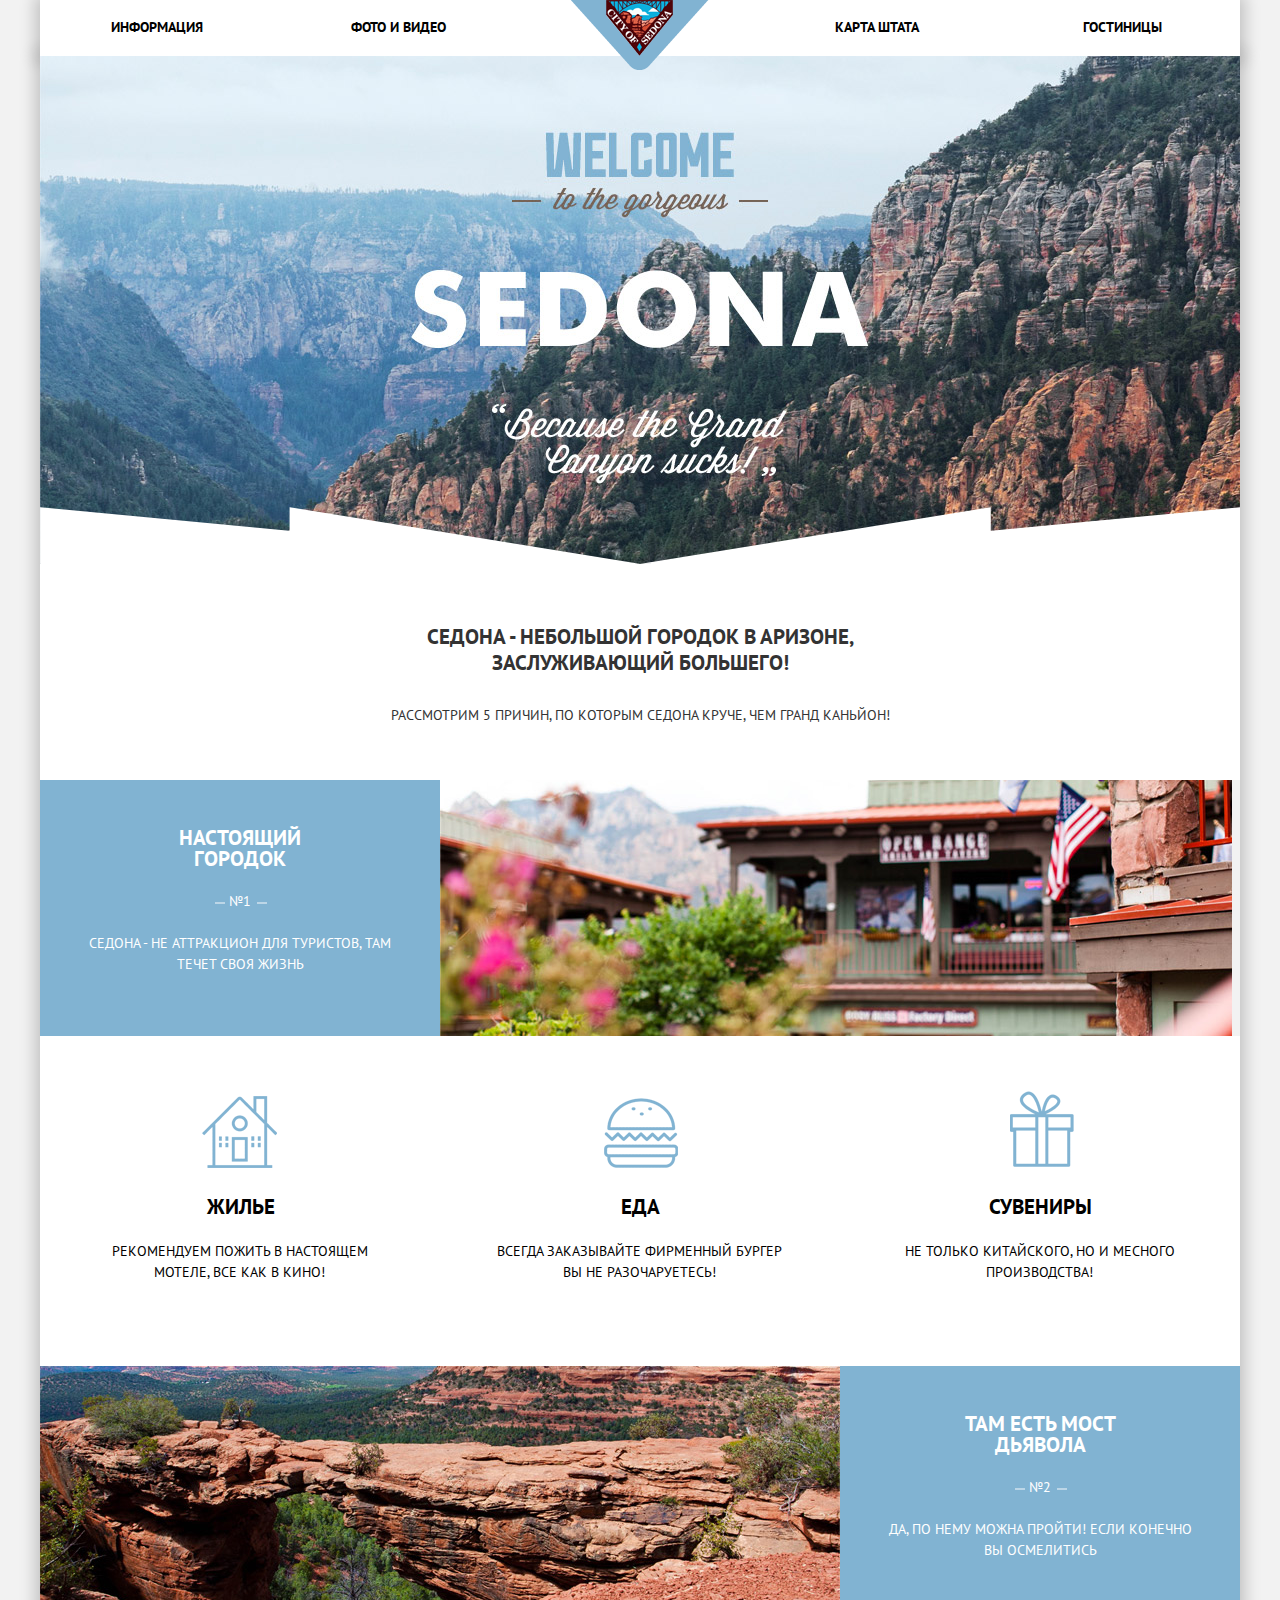
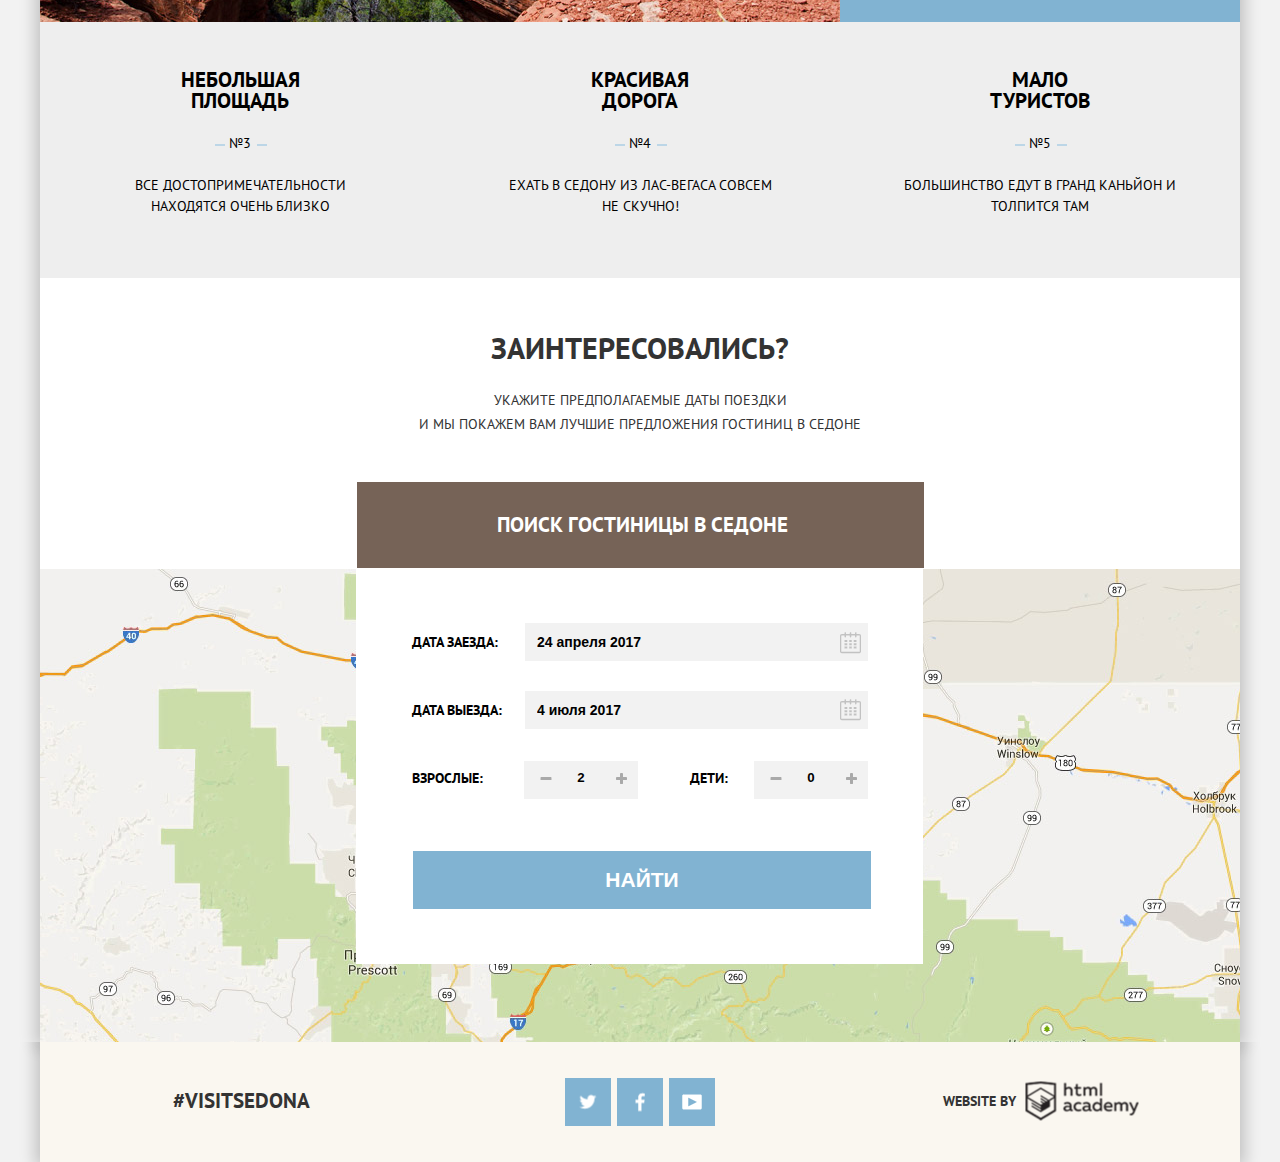
<file: index.html>
<!DOCTYPE html>
<html lang="ru">
<head>
  <meta charset="utf-8">
  <title> Sedona-tourism </title>
  <link href="https://fonts.googleapis.com/css?family=PT+Sans:400,700&amp;subset=cyrillic" rel="stylesheet">
  <link href="css/normalize.css" rel="stylesheet">
  <link href="css/style.css" media="screen" rel="stylesheet" type="text/css">
</head>
<body>
  <header class="main-header">
    <div class="container">
      <nav class="main-navigation">
        <a class="top-logo" href="#">
          <img src="img/logo.png" width="138" height="70" alt="City of Sedona">
        </a>
        <ul>
          <li>
            <a href="sedona-hotel.html" class="menu-point first">Информация</a>
          </li>
          <li>
            <a href="#" class="menu-point second">Фото и видео</a>
          </li>
          <li>
            <a href="#" class="menu-point third">Карта штата</a>
          </li>
          <li>
            <a href="#" class="menu-point fourth">Гостиницы</a>
          </li>
        </ul>
      </nav>
    </div>
  </header>
  <main class="container">
    <div class="main-images">
      <div class="white-mask"></div>
    </div>
    <section class="main-title">
      <p class="main-title-1"> Седона - небольшой городок в Аризоне,
        заслуживающий большего! </p>
        <p class="main-title-2">Рассмотрим 5 причин, по которым Седона круче,
          чем Гранд каньйон!
        </p>
      </section>
      <section class="adventures-1">
        <div class="adventures-discription">
          <h2 class="label-adventures white"> Настоящий городок </h2>
          <span class="number-adventures white">  №1  </span>
          <p class="text-adventures white">  Седона - не аттракцион для туристов, там течет своя жизнь </p>
        </div>
        <div class="adventures-image-1">
        </div>
      </section>
      <section class="features">
        <div class="features-item">
          <div class="features-img building">
          </div>
          <b class="subtitle"> Жилье </b>
          <p class="features-motto">
            Рекомендуем пожить в настоящем мотеле, все как в кино!
          </p>
        </div>
        <div class="features-item">
          <div class="features-img burger">
          </div>
          <b class="subtitle"> Еда </b>
          <p class="features-motto">
            Всегда заказывайте фирменный бургер вы не разочаруетесь!
          </p>
        </div>
        <div class="features-item">
          <div class="features-img gift">
          </div>
          <b class="subtitle"> Сувениры </b>
          <p class="features-motto">
            Не только китайского, но и месного производства!
          </p>
        </div>
      </section>
      <section class="adventures-2">
        <div class="adventures-image-2">
        </div>
        <div class="adventures-discription">
          <h2 class="label-adventures white"> Там есть мост Дьявола </h2>
          <span class="number-adventures white"> №2 </span>
          <p class="text-adventures white">  Да, по нему можна пройти! Если конечно вы
            осмелитись </p>
          </div>
        </section>
        <section class="adveture-block">
          <div class="adventures-discription grey">
            <h2 class="label-adventures black"> Небольшая площадь </h2>
            <span class="number-adventures black"> №3 </span>
            <p class="text-adventures black">  Все достопримечательности
              находятся очень
              близко </p>
            </div>
            <div class="adventures-discription grey">
              <h2 class="label-adventures black"> Красивая дорога </h2>
              <span class="number-adventures black"> №4 </span>
              <p class="text-adventures black"> Ехать в Седону из Лас-Вегаса совсем
                не скучно! </p>
              </div>
              <div class="adventures-discription grey">
                <h2 class="label-adventures black"> Мало туристов </h2>
                <span class="number-adventures black"> №5 </span>
                <p class="text-adventures black"> Большинство едут в Гранд каньйон и
                  толпится там </p>
                </div>
              </section>
              <section class="question">
                <p class="question-headline"> Заинтересовались?</p>
                <span class="question-description question-description-1"> Укажите предполагаемые даты поездки </span>
                  <span class="question-description question-description-2"> и мы покажем Вам лучшие предложения гостиниц в Седоне </span>
                  <div class="form-title">
                    <p> Поиск гостиницы в Седоне </p>
                  </div>
                </section>
                <section class="form-and-map">
                  <div class="form-block">
                    <form class="booking-form" method="get" action="/">
                      <div class="row">
                        <label class="label label-arrival-date" for="arrival-date"> Дата заезда:</label>
                        <div class="calendar-icon calendar-icon-1"></div>
                        <input id="arrival-date" class="calendar" name="arrival" type="text"
                        value="24 апреля 2017">
                      </div>
                      <div class="row departure">
                        <label class="label label-departure-date" for="departure-date"> Дата выезда:</label>
                        <div class="calendar-icon calendar-icon-2"></div>
                        <input id="departure-date" class="calendar" name="departure" type="text"
                        value="4 июля 2017">
                      </div>
                      <div class="row amount">
                        <div class="adult"> Взрослые:</div>
                        <div class="counter counter-1"><button class="btn minus" type="button"> - </button>
                          <input id="adult" class="plus-minus" name="adult-number" type="text" value="2">
                          <button class="btn plus" type="button"> + </button></div>
                          <div class="children"> Дети:</div>
                          <div class="counter counter-2"><button class="btn minus" type="button"> -  </button>
                            <input id="children" class="plus-minus" name="children-number" type="text" value="0">
                            <button class="btn plus" type="button"> + </button></div>
                          </div>
                          <input class="find" type="submit" name="btn-find" value="Найти">
                        </form>
                      </div>
                      <div class="map-container"></div>
                    </section>
                  </main>
                  <footer class="main-footer">
                    <div class="container">
                      <div class="main-footer-flex">
                        <div class="footer-teg">
                          <p> #VisitSedona </p>
                        </div>
                        <section class="footer-social">
                          <a class="social-btn social-btn-tw" href="#">Твиттер</a>
                          <a class="social-btn social-btn-fb" href="#">Фейсбук</a>
                          <a class="social-btn social-btn-you" href="#">Ютуб</a>
                        </section>
                        <section class="footer-copyright">
                          <p>Website by</p>
                          <a class="btn-html" href="https://htmlacademy.ru/intensive/htmlcss"> </a>
                        </section>
                      </div>
                    </div>
                  </footer>
                </body>
                </html>
</file>
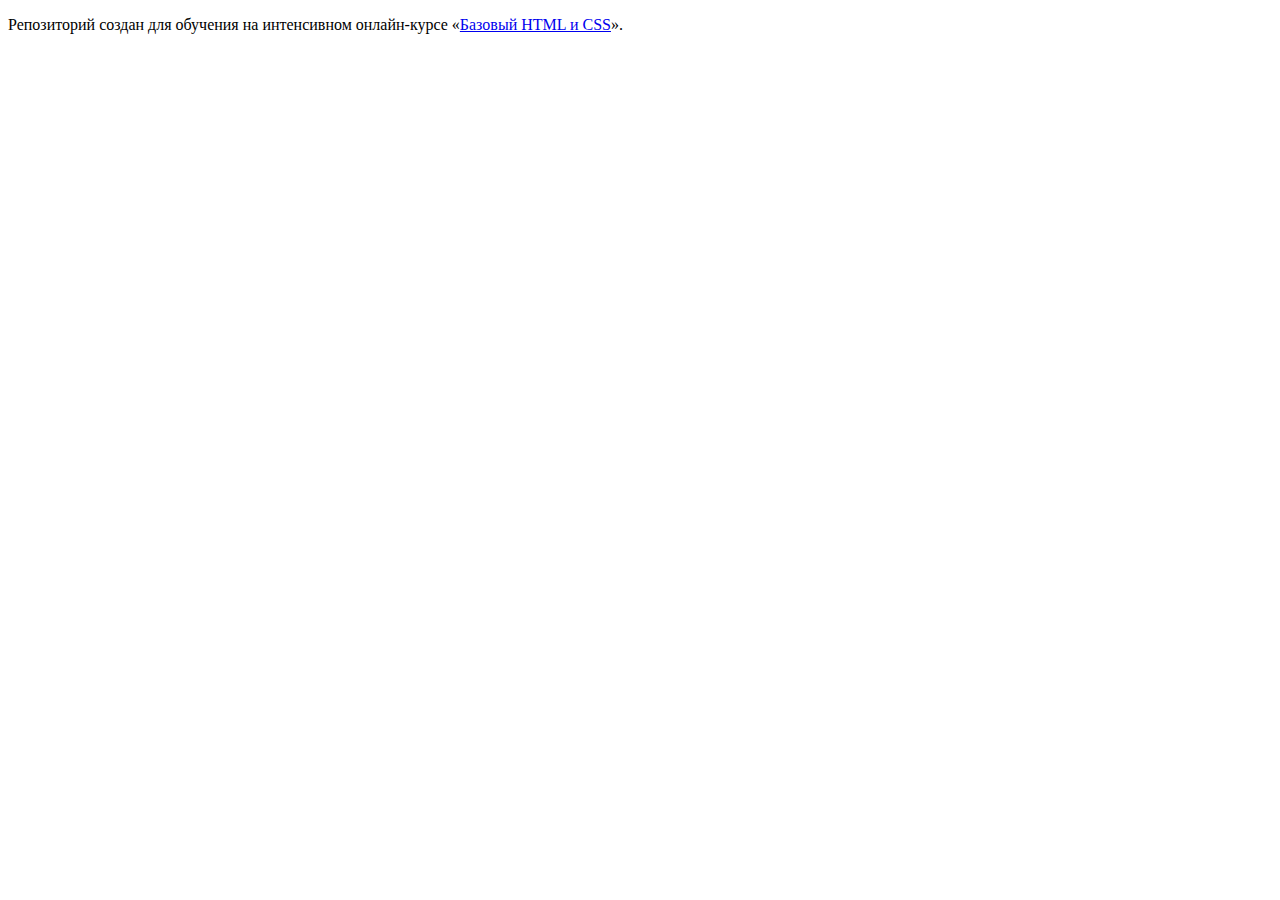
<file: master/index.html>
<!DOCTYPE html>
<html lang="ru">
  <head>
    <meta charset="utf-8">
    <title>HTML Academy: Седона</title>
    <base href="https://htmlacademy-htmlcss.github.io/371857-sedona/master/">
</head>
  <body>

    <p>Репозиторий создан для обучения на интенсивном онлайн‑курсе «<a href="https://htmlacademy.ru/intensive/htmlcss">Базовый HTML и CSS</a>».</p>

  </body>
</html>
</file>
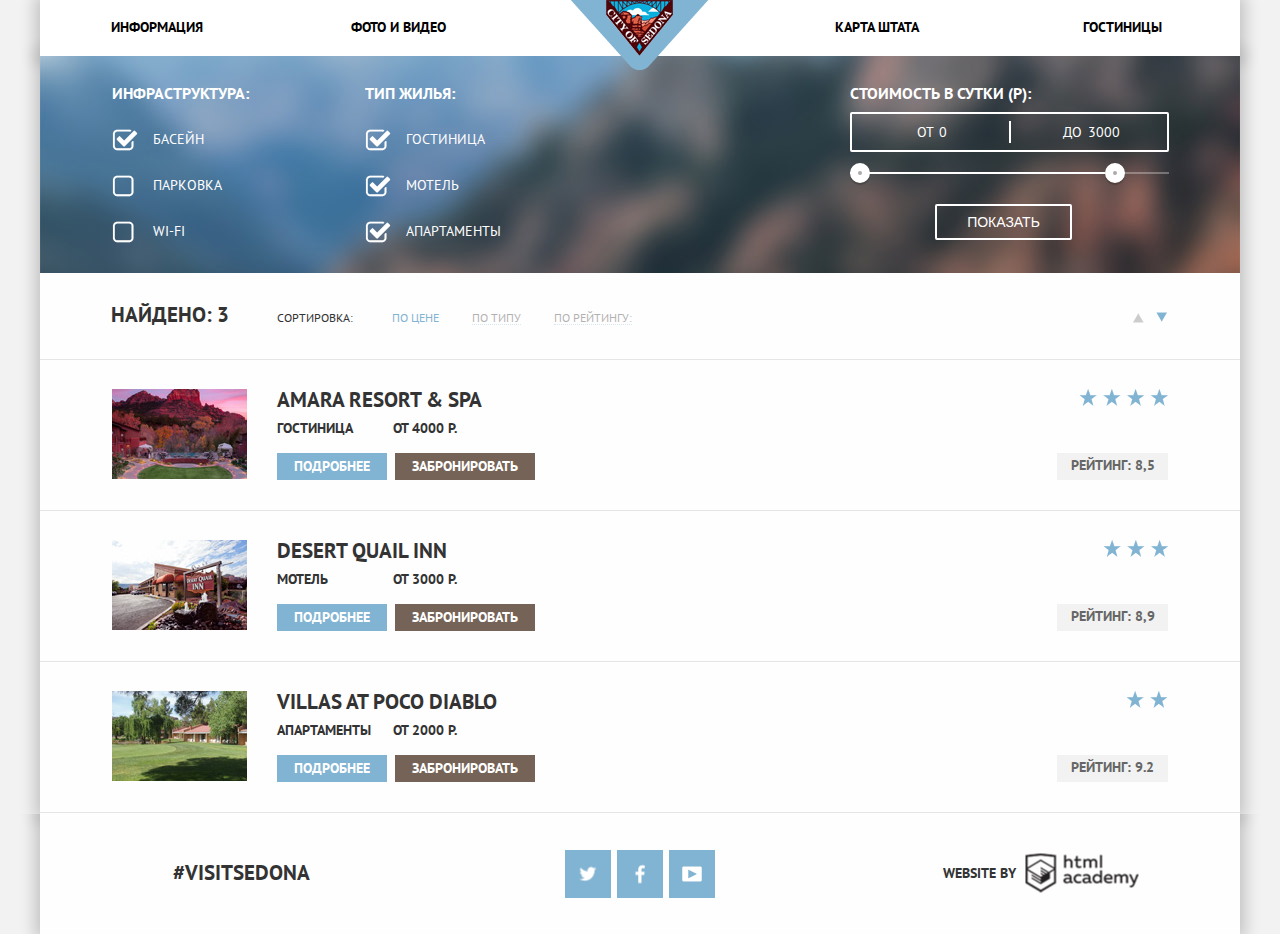
<file: sedona-hotel.html>
<!DOCTYPE html>
<html lang="ru">
<head>
  <meta charset="utf-8">
  <title> Sedona-hotels </title>
  <link href="https://fonts.googleapis.com/css?family=PT+Sans:400,700&amp;subset=cyrillic" rel="stylesheet">
  <link href="css/normalize.css" rel="stylesheet">
  <link href="css/style.css" media="screen" rel="stylesheet" type="text/css">
</head>
<body>
  <header class="main-header">
    <div class="container">
      <nav class="main-navigation">
        <a class="top-logo" href="index.html">
          <img src="img/logo.png" width="138" height="70" alt="City of Sedona">
        </a>
        <ul>
          <li>
            <a href="#" class="menu-point first active">Информация</a>
          </li>
          <li>
            <a href="#" class="menu-point second">Фото и видео</a>
          </li>
          <li>
            <a href="#" class="menu-point third">Карта штата</a>
          </li>
          <li>
            <a href="#" class="menu-point fourth">Гостиницы</a>
          </li>
        </ul>
      </nav>
    </div>
  </header>
  <main class="container">
    <section class="main-images-hotel">
      <form class="hotel-form" action="ссылка" method="get">
        <div class="column-form infrastructure">
          <h2 class="title-form">Инфраструктура:</h2>
          <input class="checkbox-input" id="infrastructure-1" name="pool" type="checkbox" checked>
          <label class="checkbox-name" for="infrastructure-1"> Басейн </label>
          <input class="checkbox-input" id="infrastructure-2" name="parking" type="checkbox">
          <label class="checkbox-name" for="infrastructure-2"> Парковка</label>
          <input class="checkbox-input" id="infrastructure-3" name="wi-fi" type="checkbox">
          <label class="checkbox-name" for="infrastructure-3"> Wi-fi </label>
        </div>
        <div class="column-form accommodation">
          <h2 class="title-form">Тип жилья:</h2>
          <input class="checkbox-input" id="accommodation-form-1" name="hotel" type="checkbox" checked>
          <label class="checkbox-name" for="accommodation-form-1"> Гостиница </label>
          <input class="checkbox-input" id="accommodation-form-2" name="motel" type="checkbox" checked>
          <label class="checkbox-name" for="accommodation-form-2"> Мотель </label>
          <input class="checkbox-input" id="accommodation-form-3" name="apartments" type="checkbox" checked>
          <label class="checkbox-name" for="accommodation-form-3"> Апартаменты </label>
        </div>
        <div class="filter-range">
          <h2 class="title-form for-price">Стоимость в сутки (р):</h2>
          <div class="price-controls">
            <label class="min-price">от <input type="text" name="min-price" value="0"></label>
            <label class="max-price">до <input type="text" name="max-price" value="3000"></label>
          </div>
          <div class="range-controls">
            <div class="scale">
              <div class="bar"></div>
            </div>
            <div class="range-toggle range-toggle-min"></div>
            <div class="range-toggle range-toggle-max"></div>
          </div>
          <button class="btn-transparent" type="submit">Показать</button>
        </div>
      </form>
    </section>
    <section class="form-result">
      <div class="search">
        <h2 class="found header-number"> Найдено: 3 </h2>
        <span class="caption"> Сортировка: </span>
        <a class="sorting price active"> По цене </a>
        <a class="sorting type-rating"> По типу </a>
        <a class="sorting type-rating"> По рейтингу: </a>
        <a class="sort up" href="#">По возрастанию</a>
        <a class="sort down active" href="#">По убыванию</a>
      </div>
      <div class="hotels">
        <div class="hotel-item">
          <div class="hotel-image amara"></div>
          <div class="hotel-features">
            <a class="hotel-name"> Amara resort & spa </a>
            <div class="features-description">
              <p class="hotel-type"> Гостиница </p>
              <p class="hotel-price"> от 4000 р.  </p>
            </div>
            <div class="hotel-links">
              <a class="more-information" href="#" > Подробнее </a>
              <a class="booking" href="#" > Забронировать </a>
            </div>
          </div>
          <div class="rating-value"> Рейтинг: 8,5  </div>
        </div>
        <div class="hotel-item">
          <div class="hotel-image desert"></div>
          <div class="hotel-features">
            <a class="hotel-name"> Desert quail inn </a>
            <div class="features-description">
              <span class="hotel-type"> Мотель </span>
              <span class="hotel-price"> от 3000 р.  </span>
            </div>
            <div class="hotel-links">
              <a class="more-information" href="#" > Подробнее </a>
              <a class="booking" href="#" > Забронировать </a>
            </div>
          </div>
          <div class="rating-value"> Рейтинг: 8,9  </div>
        </div>
        <div class="hotel-item">
          <div class="hotel-image villas"></div>
          <div class="hotel-features">
            <a class="hotel-name"> Villas at poco diablo</a>
            <div class="features-description">
              <span class="hotel-type"> Апартаменты </span>
              <span class="hotel-price"> от 2000 р.  </span>
            </div>
            <div class="hotel-links">
              <a class="more-information" href="#" > Подробнее </a>
              <a class="booking" href="#" > Забронировать </a>
            </div>
          </div>
          <div class="rating-value"> Рейтинг: 9.2  </div>
        </div>
      </div>
    </section>
  </main>
  <footer class="main-footer">
    <div class="container">
      <div class="main-footer-flex second-footer">
        <div class="footer-teg">
          <p> #VisitSedona </p>
        </div>
        <section class="footer-social">
          <a class="social-btn social-btn-tw" href="#">Твиттер</a>
          <a class="social-btn social-btn-fb" href="#">Фейсбук</a>
          <a class="social-btn social-btn-you" href="#">Ютуб</a>
        </section>
        <section class="footer-copyright">
          <p>Website by</p>
          <a class="btn-html" href="https://htmlacademy.ru"> </a>
        </section>
      </div>
    </div>
  </footer>
</body>
</html>
</file>
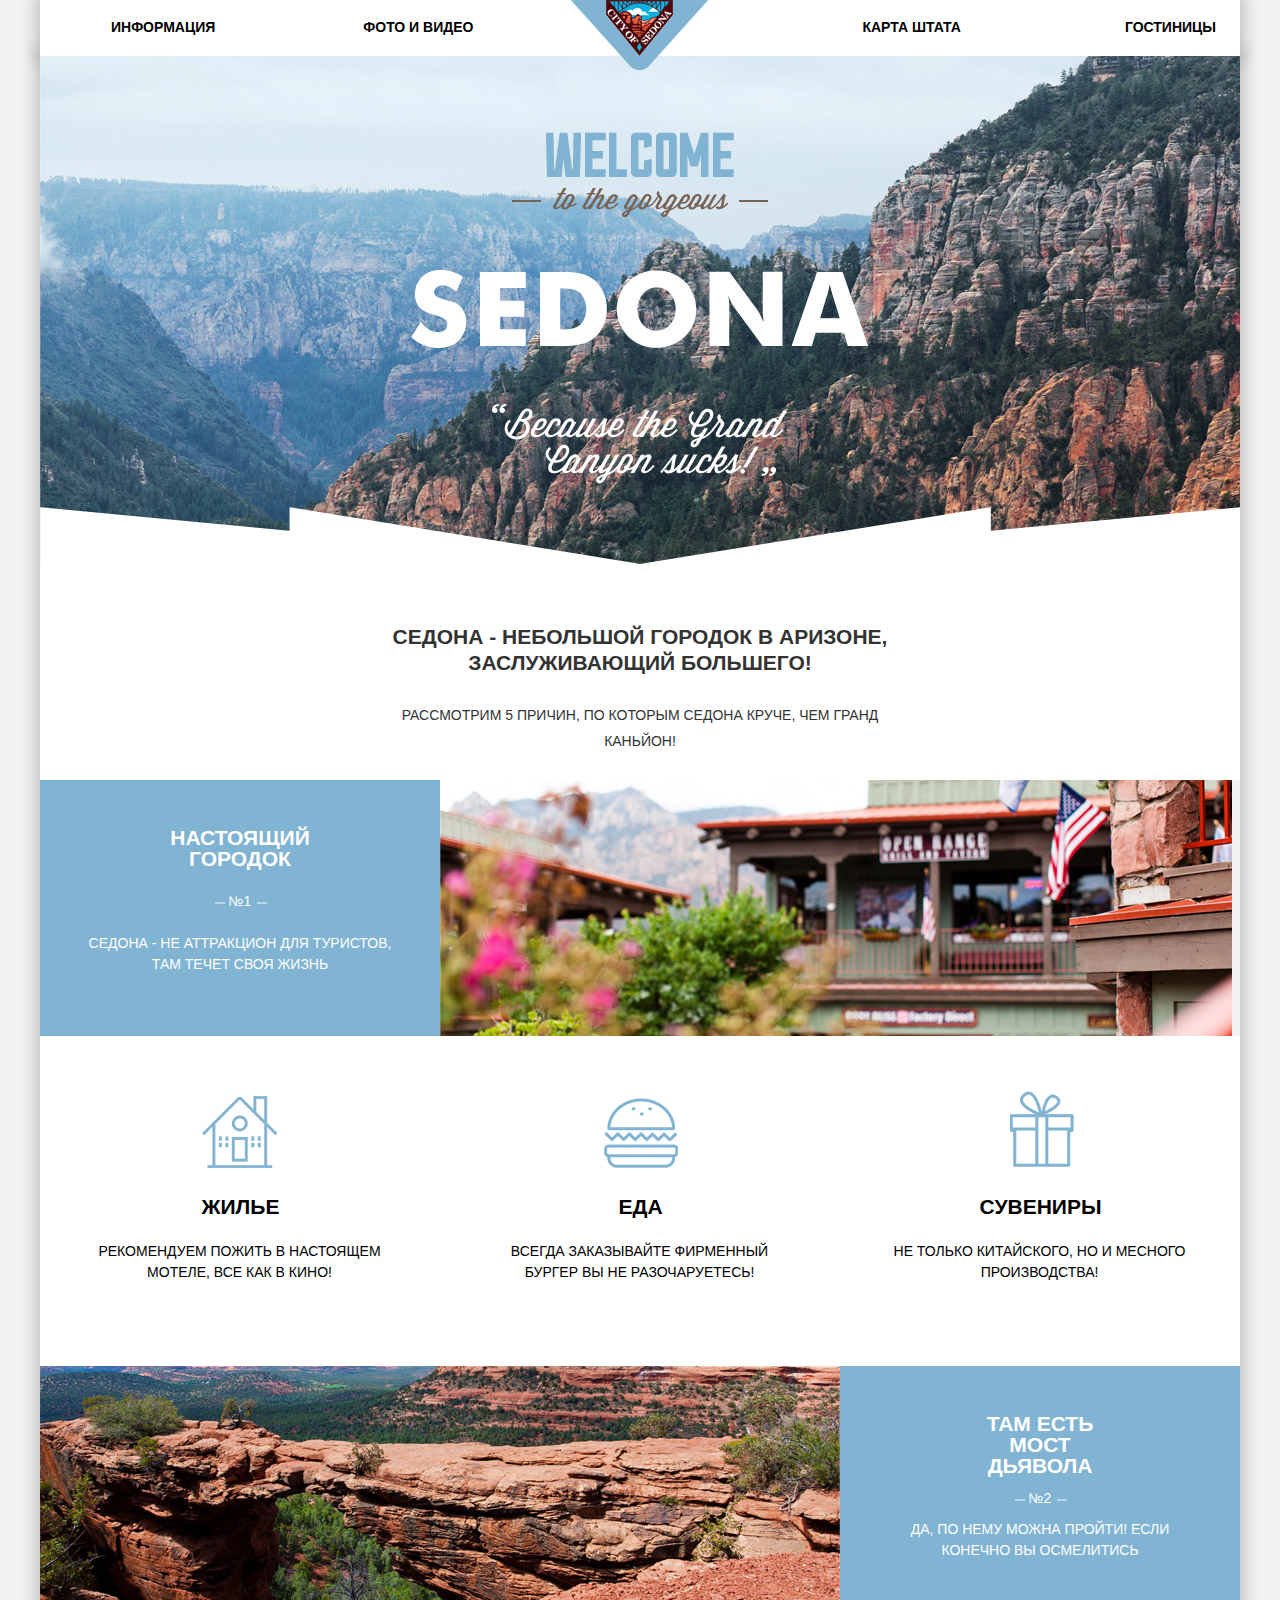
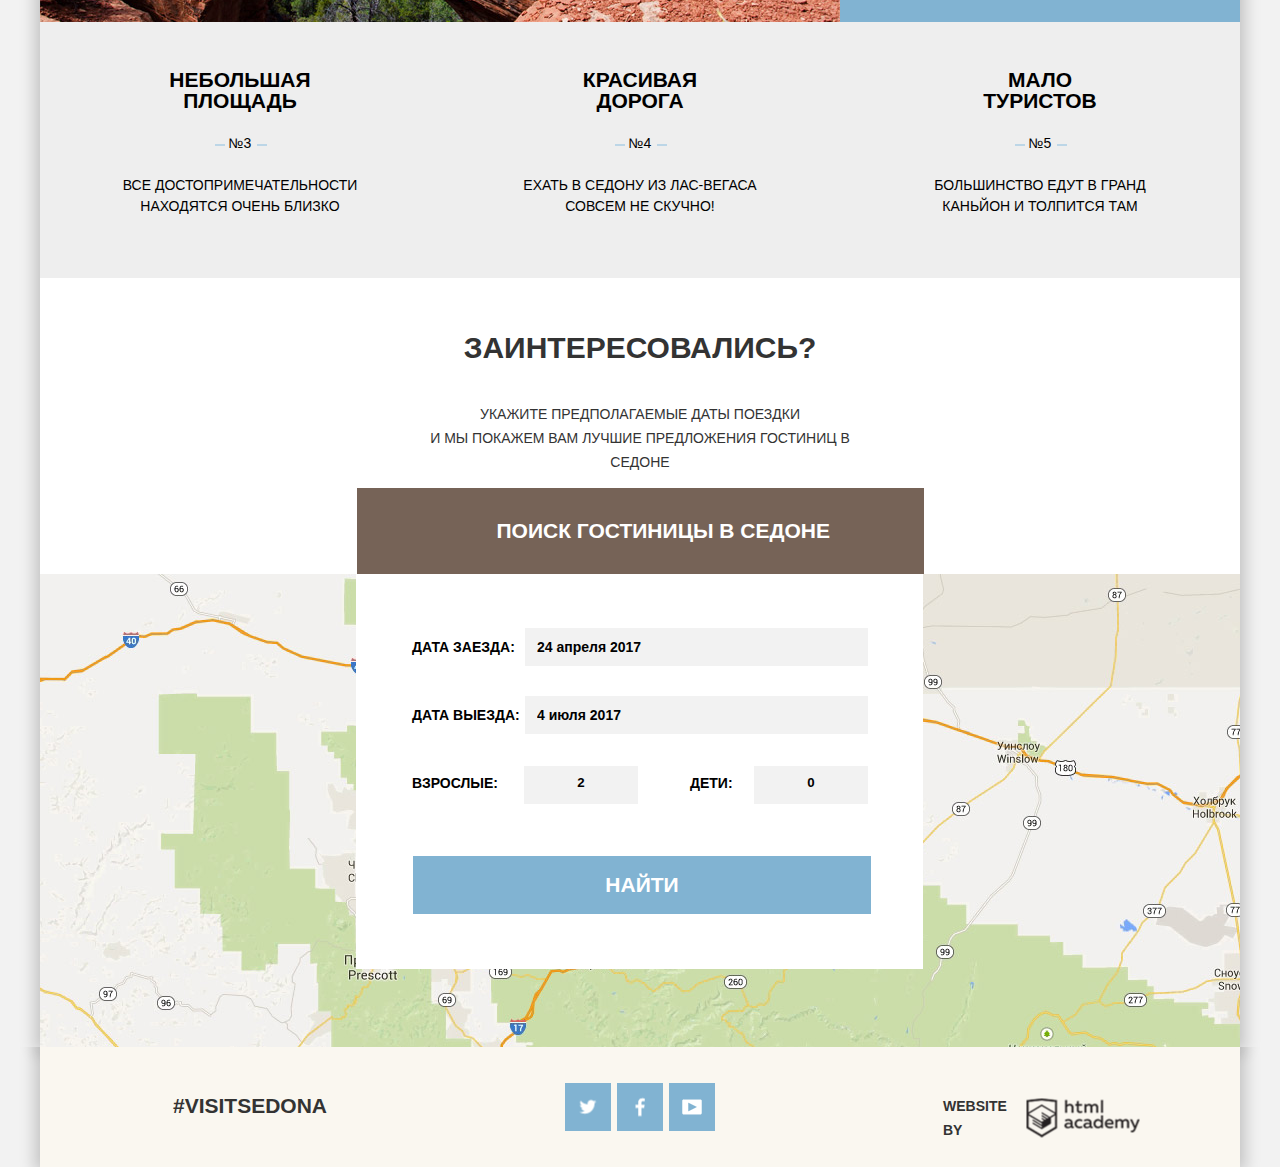
<file: sedona-index.html>
﻿<!DOCTYPE html>
<html lang="ru">
  <head>
    <meta charset="utf-8">
    <title> Sedona-tourism </title>
    <link href="https://fonts.googleapis.com/css?family=PT+Sans+Narrow:400,700&amp;subset=cyrillic" rel="stylesheet">
    <link href="css/normalize.css" rel="stylesheet">
    <link href="css/style.css" rel="stylesheet">
  </head>
  <body>
  <header class="main-header">
    <div class="container">
      <nav class="main-navigation">
        <a class="top-logo" href="#">
          <img src="img/logo.png" width="138" height="70" alt="City of Sedona">
        </a>
        <ul>
          <li>
            <a href="sedona-hotel.html" class="menu-point first">Информация</a>
          </li>
          <li>
            <a href="#" class="menu-point second">Фото и видео</a>
          </li>
          <li>
            <a href="#" class="menu-point third">Карта штата</a>
          </li>
          <li>
            <a href="#" class="menu-point fourth">Гостиницы</a>
          </li>
        </ul>
      </nav>
    </div>
  </header>
  <main class="container">
    <div class="main-images">
       <div class="white-mask"></div>
    </div>
    <section class="main-title">
        <p class="main-title-1"> Седона - небольшой городок в Аризоне,
          заслуживающий большего! </p>
        <p class="main-title-2">Рассмотрим 5 причин, по которым Седона круче,
        чем Гранд каньйон!
        </p>
    </section>
    <section class="adventures-1">
      <div class="adventures-discription">
        <h2 class="label-adventures white"> Настоящий </br>городок </h2> <!--Как с "брами бороться?)-->
        <span class="number-adventures white">  №1 </span>
        <p class="text-adventures white">  Седона - не аттракцион для туристов, там течет своя жизнь </p>
      </div>
      <div class="adventures-image-1">
      </div>
    </section>
    <section class="features">
      <div class="features-item">
        <div class="features-img building">
        </div>
        <b class="subtitle"> Жилье </b>
        <p class="features-motto">
          Рекомендуем пожить в настоящем мотеле, все как в кино!
        </p>
      </div>
      <div class="features-item">
        <div class="features-img burger">
        </div>
        <b class="subtitle"> Еда </b>
        <p class="features-motto">
          Всегда заказывайте фирменный бургер вы не разочаруетесь!
        </p>
      </div>
      <div class="features-item">
        <div class="features-img gift">
        </div>
        <b class="subtitle"> Сувениры </b>
        <p class="features-motto">
          Не только китайского, но и месного производства!
        </p>
      </div>
    </section>
    <section class="adventures-2">
      <div class="adventures-image-2">
      </div>
      <div class="adventures-discription">
        <h2 class="label-adventures white"> Там есть <br> мост Дьявола </h2>
        <span class="number-adventures white"> №2 </span>
        <p class="text-adventures white">  Да, по нему можна пройти! Если конечно вы
          осмелитись </p>
      </div>
    </section>
    <section class="adveture-block">
      <div class="adventures-discription grey">
        <h2 class="label-adventures black"> Небольшая <br>площадь </h2>
        <span class="number-adventures black"> №3 </span>
        <p class="text-adventures black">  Все достопримечательности<br>
         находятся очень
          близко </p>
      </div>
      <div class="adventures-discription grey">
        <h2 class="label-adventures black"> Красивая<br> дорога </h2>
        <span class="number-adventures black"> №4 </span>
        <p class="text-adventures black"> Ехать в Седону из Лас-Вегаса совсем
        не скучно! </p>
      </div>
      <div class="adventures-discription grey">
        <h2 class="label-adventures black"> Мало<br> туристов </h2>
        <span class="number-adventures black"> №5 </span>
        <p class="text-adventures black"> Большинство едут в Гранд каньйон и
          толпится там </p>
      </div>
    </section>
    <section class="question">
      <p class="question-headline"> Заинтересовались?</p>
      <p class="question-description"> Укажите предполагаемые даты поездки<br>
        и мы покажем Вам лучшие предложения гостиниц в Седоне </p>
      <div class="form-title">
            <p> Поиск гостиницы в Седоне </p>
      </div>
    </section>
    <section class="form-and-map">
      <div class="form-block">
        <form class="booking-form" method="get" action="/">
          <div class="row">
          <label class="label" for="arrival-date"> Дата заезда:</label>
          <input id="arrival-date" class="calendar" name="arrival" type="text"
          value="24 апреля 2017">
          </div>
          <div class="row departure">
          <label class="label" for="departure-date"> Дата выезда:</label>
          <input id="departure-date" class="calendar" name="departure" type="text"
          value="4 июля 2017">
          </div>
          <div class="row amount">
          <div class="adult"> Взрослые:</div>
            <div class="counter"><button class="btn" type="button"> - </button>
            <input id="adult" class="plus-minus" name="adult-number" type="text" min="0" max="20"
            step="1" value="2">
            <button class="btn" type="button"> + </button></div>
          <div class="children"> Дети:</div>
            <div class="counter"><button class="btn" type="button"> -  </button>
            <input id="children" class="plus-minus" name="children-number" type="text" min="0" max="20"
            step="1" value="0">
            <button class="btn" type="button"> + </button></div>
          </div>
          <input class="find"type="submit" name="btn-find" value="Найти">
        </form>
      </div>
      <div class="map-container"></div>
    </section>
  </main>
  <footer class="main-footer">
    <div class="container">
      <div class="main-footer-flex"> 
      <div class="footer-teg">
        <p> #VisitSedona </p>
      </div>
      <section class="footer-social">
        <a class="social-btn social-btn-tw" href="#">Твиттер</a>
        <a class="social-btn social-btn-fb" href="#">Фейсбук</a>
        <a class="social-btn social-btn-you" href="#">Ютуб</a>
      </section>
      <section class="footer-copyright">
        <p>Website by</p>
        <a class="btn-html" href="https://htmlacademy.ru"> </a>
      </div>
      </section>
    </div>
  </footer>
  </body>
</html>
</file>
<file: css/style.css>
html,
body {
  min-width: 1122px;
  margin: 0;
  padding: 0;
}

body {
  font-size: 14px;
  line-height: 24px;
  color: #333333;
  font-weight: bold;
  font-family: "PT Sans", "Arial", sans-serif;
  text-transform: uppercase;
  background: #f2f2f2;
}

.sprite {
  background-image: url(../img/sprite.png);
  background-repeat: no-repeat;
  display: block;
}

.sprite-calendar {
  width: 21px;
  height: 22px;
  background-position: -15px -15px;
}

.sprite-calendar-pointing {
  width: 21px;
  height: 22px;
  background-position: -15px -67px;
}

.sprite-calendar-press {
  width: 21px;
  height: 22px;
  background-position: -15px -119px;
}

.sprite-check {
  width: 26px;
  height: 22px;
  background-position: -15px -171px;
}

.sprite-check-block {
  width: 26px;
  height: 22px;
  background-position: -15px -223px;
}

.sprite-checkbox {
  width: 22px;
  height: 22px;
  background-position: -15px -327px;
}

.sprite-checkbox-block {
  width: 22px;
  height: 22px;
  background-position: -15px -379px;
}

.sprite-fb {
  width: 10px;
  height: 19px;
  background-position: -15px -483px;
}

.sprite-minus {
  width: 12px;
  height: 3px;
  background-position: -15px -788px;
}

.sprite-minus-pointing {
  width: 12px;
  height: 3px;
  background-position: -15px -821px;
}

.sprite-minus-press {
  width: 12px;
  height: 3px;
  background-position: -15px -854px;
}

.sprite-plus {
  width: 11px;
  height: 11px;
  background-position: -15px -887px;
}

.sprite-plus-pointing {
  width: 11px;
  height: 11px;
  background-position: -15px -928px;
}

.sprite-plus-press {
  width: 11px;
  height: 11px;
  background-position: -15px -969px;
}

.sprite-triangle {
  width: 11px;
  height: 10px;
  background-position: -15px -1116px;
}

.sprite-triangle-pointing {
  width: 11px;
  height: 10px;
  background-position: -15px -1156px;
}

.sprite-triangle-press {
  width: 11px;
  height: 10px;
  background-position: -15px -1196px;
}

.sprite-twitter {
  width: 17px;
  height: 15px;
  background-position: -15px -1236px;
}

.sprite-youtube {
  width: 20px;
  height: 16px;
  background-position: -15px -1326px;
}

.subtitle {
  color: #000000;
}

.container {
  width: 1200px;
  margin: 0 auto;
  -webkit-box-shadow: 0 0 15px 5px rgba(0, 0, 0, 0.2);
          box-shadow: 0 0 15px 5px rgba(0, 0, 0, 0.2);
}

.main-navigation{
  width: 1200px;
  min-height: 56px;
  padding: 0;
  margin: 0;
  background-color: #ffffff;
  position: relative;
  -webkit-box-sizing: border-box;
  box-sizing: border-box;
}

.main-navigation ul{
  display: -webkit-box;
  display: -ms-flexbox;
  display: flex;
  -webkit-box-pack: start;
  -ms-flex-pack: start;
  justify-content: flex-start;
  width: 1200px;
  padding: 15px 0;
  margin: 0;
  list-style: none;
  -webkit-box-sizing: border-box;
  box-sizing: border-box;
}

.menu-point {
  width: 105px;
  min-height: 26px;
  font-size: 14px;
  line-height: 24px;
  text-decoration: none;
  color: #000000;
  font-weight: bold;
  cursor: pointer;
}

.menu-point a{
  cursor: pointer;
}

.menu-point:hover {
  color: #81b3d2;
}

.menu-point:active {
  opacity: 0.3;
}

.menu-point.active:visited {
  color: #766357;
}

.first{
  margin-left: 71px;
  margin-right: 148px
}

.second{
  margin-right: 389px;
}

.third{
  margin-right: 164px;
}

.top-logo {
  position: absolute;
  width: 138px;
  min-height: 70px;
  right: 531px;
  top: 0;
  z-index: 10;
}

.main-images {
  width: 100%;
  min-height: 508px;
  background: url(../img/index-main.jpg);
  position: relative;
}

.main-images .white-mask {
  width: 100%;
  height: 57px;
  background-image: url(../img/index-2.png);
  position: absolute;
  bottom: 0;
}

.main-title {
  display: -webkit-box;
  display: -ms-flexbox;
  display: flex;
  -ms-flex-negative: 0;
  flex-shrink: 0;
  -webkit-box-orient: vertical;
  -webkit-box-direction: normal;
  -ms-flex-direction: column;
  flex-direction: column;
  -webkit-box-pack: start;
  -ms-flex-pack: start;
  justify-content: flex-start;
  -webkit-box-align: center;
  -ms-flex-align: center;
  align-items: center;
  background-color: #ffffff;
  width: 1200px;
  min-height: 216px;
  padding-top: 60px;
  -webkit-box-sizing: border-box;
  box-sizing: border-box;
}

.main-title-1 {
  width: 605px;
  margin: 0;
  padding: 0;
  margin-bottom: 26px;
  font-size: 21px;
  line-height: 26px;
  font-weight: bold;
  text-align: center;
}

.main-title-2 {
  width: 500px;
  margin: 0;
  padding: 0;
  font-size: 14px;
  line-height: 26px;
  font-weight: normal;
  text-align: center;
}

.adventures-1  {
  display: -webkit-box;
  display: -ms-flexbox;
  display: flex;
  -ms-flex-negative: 0;
  flex-shrink: 0;
  width: 1200px;
  min-height: 256px;
  -webkit-box-sizing: border-box;
  box-sizing: border-box;
}

.adventures-discription {
  display: -webkit-box;
  display: -ms-flexbox;
  display: flex;
  -webkit-box-orient: vertical;
  -webkit-box-direction: normal;
  -ms-flex-direction: column;
  flex-direction: column;
  -webkit-box-pack: start;
  -ms-flex-pack: start;
  justify-content: flex-start;
  -webkit-box-align: center;
  -ms-flex-align: center;
  align-items: center;
  -ms-flex-negative: 0;
  flex-shrink: 0;
  width: 400px;
  min-height: 256px;
  padding-top: 47px;
  background-color: #81b3d2;
  -webkit-box-sizing: border-box;
  box-sizing: border-box;
}

.label-adventures {
  display: block;
  width: 151px;
  margin: 0px;
  padding-bottom: 8px;
  font-size: 21px;
  line-height: 21px;
  font-weight: bold;
  text-align: center;
  color: #ffffff;
  -webkit-box-sizing: border-box;
  box-sizing: border-box;
}

.number-adventures {
  display: block;
  position:relative;
  width: 64px;
  margin: auto;
  font-size: 14px;
  line-height: 21px;
  font-weight: normal;
  text-align: center;
  color: #ffffff;
  -webkit-box-sizing: border-box;
  box-sizing: border-box;
}

.number-adventures::after,
.number-adventures::before {
content: '';
position: absolute;
top: 12px;
-webkit-transform: translateY(-50%);
        transform: translateY(-50%);
display: block;
width: 10px;
height: 2px;
background: #bcd6e7;
}

.number-adventures::before {
  left: 7px;
}

.number-adventures::after {
  right: 5px;
}

.text-adventures {
  display: block;
  width: 305px;
  margin: 0px;
  margin-top: 7px;
  margin-bottom: 61px;
  font-size: 14px;
  line-height: 21px;
  font-weight: normal;
  text-align: center;
  color: #ffffff;
  -webkit-box-sizing: border-box;
  box-sizing: border-box;
}

.adventures-image-1 {
  width: 66%;
  min-height: 255px;
  background: url(../img/view1.jpg)  no-repeat;
  background-position: 0 -78px;
}

.features {
  display: -webkit-box;
  display: -ms-flexbox;
  display: flex;
  width: 1200px;
  min-height: 330px;
  background: #ffffff;
  -webkit-box-sizing: border-box;
  box-sizing: border-box;
}

.features-item {
  position: relative;
  width: 400px;
  min-height: 330px;
  padding-top: 132px;
  -webkit-box-sizing: border-box;
  box-sizing: border-box;
}

.features-img {
  position: absolute;
  width: 75px;
  min-height: 76px;
  top: 62px;
}

.building {
  background: #ffffff url(../img/building.png) no-repeat;
  top: 60px;
  right: 163px;
}

.burger {
  background: #ffffff url(../img/burger.png) no-repeat;
  top: 62px;
  right: 161px;
}

.gift {
  background: #ffffff url(../img/gift.png) no-repeat;
  top: 55px;
  right: 155px;
}

.subtitle {
  display: block;
  width: 305px;
  margin-top: 28px;
  margin-left: 48px;
  font-size: 21px;
  line-height: 21px;
  font-weight: bold;
  text-align: center;
  color: #000000;
  -webkit-box-sizing: border-box;
  box-sizing: border-box;
}

.features-motto {
  width: 303px;
  margin-top: 24px;
  margin-left: 48px;
  font-size: 14px;
  line-height: 21px;
  font-weight: normal;
  text-align: center;
  color: #000000;
  -webkit-box-sizing: border-box;
  box-sizing: border-box;
}

.adventures-2  {
  display: -webkit-box;
  display: -ms-flexbox;
  display: flex;
  -ms-flex-negative: 0;
  flex-shrink: 0;
  width: 1200px;
  min-height: 256px;
  -webkit-box-sizing: border-box;
  box-sizing: border-box;
}

.adventures-image-2 {
  width: 800px;
  min-height: 256px;
  background-image: url(../img/view2.jpg);
  background-position: 0 -76px;
}

.adveture-block {
  display: -webkit-box;
  display: -ms-flexbox;
  display: flex;
  width: 1200px;
  min-height: 256px;
  -webkit-box-sizing: border-box;
  box-sizing: border-box;
}

.grey {
  background: #eeeeee;
}

.black {
  color: #000000;
}

.text-adventures.black {
  width: 280px;
}

.question {
  display: -webkit-box;
  display: -ms-flexbox;
  display: flex;
  -ms-flex-negative: 0;
  flex-shrink: 0;
  -webkit-box-orient: vertical;
  -webkit-box-direction: normal;
  -ms-flex-direction: column;
  flex-direction: column;
  -webkit-box-pack: start;
  -ms-flex-pack: start;
  justify-content: flex-start;
  -webkit-box-align: center;
  -ms-flex-align: center;
  align-items: center;
  background-color: #ffffff;
  width: 1200px;
  min-height: 291px;
  -webkit-box-sizing: border-box;
  box-sizing: border-box;
}

.question-headline {
  display: block;
  width: 475px;
  margin-top: 55px;
  margin-bottom: 25px;
  padding: 0;
  font-size: 30px;
  line-height: 30px;
  font-weight: bold;
  text-align: center;
  -webkit-box-sizing: border-box;
  box-sizing: border-box;
}

.question-description {
  display: block;
  width: 475px;
  padding: 0;
  font-size: 14px;
  line-height: 24px;
  font-weight: normal;
  text-align: center;
  -webkit-box-sizing: border-box;
  box-sizing: border-box;
}

.question-description-2 {
  width: 475px;
  margin-bottom: 46px;
  -webkit-box-sizing: border-box;
          box-sizing: border-box;
}

.form-title {
  width: 567px;
  min-height: 86px;
  padding-top: 30px;
  padding-left: 140px;
  background-color: #766357;
  -webkit-box-sizing: border-box;
  box-sizing: border-box;
}

.form-title p {
  padding: 0;
  margin: 0;
  font-size: 21px;
  line-height: 26px;
  color: #ffffff;
  font-weight: bold;
  cursor: pointer;
}

.form-and-map {
  width: 1200px;
  min-height: 473px;
  padding-left: 316px;
  background-image: url(../img/map.jpg);
  -webkit-box-sizing: border-box;
  box-sizing: border-box;
}

.form-block {
  display: -webkit-box;
  display: -ms-flexbox;
  display: flex;
  -webkit-box-orient: vertical;
  -webkit-box-direction: normal;
  -ms-flex-direction: column;
  flex-direction: column;
  -webkit-box-pack: start;
  -ms-flex-pack: start;
  justify-content: flex-start;
  -webkit-box-align: center;
  -ms-flex-align: center;
  align-items: center;
  width: 567px;
  min-height: 395px;
  background-color: #ffffff;
  z-index: 5;
  -webkit-box-sizing: border-box;
  box-sizing: border-box;
  position: relative;
}

.row {
  display: -webkit-box;
  display: -ms-flexbox;
  display: flex;
  -webkit-box-pack: justify;
  -ms-flex-pack: justify;
  justify-content: flex-start;
  -webkit-box-align: center;
  -ms-flex-align: center;
  align-items: center;
  width: 460px;
  min-height: 38px;
  margin-top: 54px;
  padding-left: 4px;
  font-size: 14px;
  line-height: 26px;
  color: #000000;
  font-weight: bold;
  -webkit-box-sizing: border-box;
  box-sizing: border-box;
}

.row:nth-child(2) {
  margin-top: 30px;
}

.row:nth-child(3) {
  margin-top: 32px;
}

.calendar {
  display: block;
  width: 346px;
  min-height: 38px;
  border: none;
  background-color: #f2f2f2;
  font-size: 14px;
  line-height: 26px;
  font-weight: bold;
  padding-left: 12px;
  -webkit-box-sizing: border-box;
  box-sizing: border-box;
  cursor: pointer;
}

.calendar:hover {
  background-color: #ebebeb;
}

.calendar:focus {
  background-color: #ffffff;
  outline: none;
  border: 2px solid #ebebeb;
}

.label {
  display: block;
  width: 114px;
  position: relative;
  cursor: pointer;
  -webkit-box-sizing: border-box;
          box-sizing: border-box;
}

.calendar-icon {
  position: absolute;
  top: 63px;
  right: 62px;
  background-image: url(../img/sprite.png);
  background-repeat: no-repeat;
  width: 21px;
  height: 22px;
  background-position: -15px -15px;
  cursor: pointer;
}

.calendar-icon-2 {
  top: 130px;
  right: 62px;
}

.calendar-icon:hover {
  width: 21px;
  height: 22px;
  background-position: -15px -67px;
}

.calendar-icon:active {
  width: 21px;
  height: 22px;
  background-position: -15px -119px;
}

.adult {
  display: inline-block;
  width: 75px;
  min-height: 30px;
  margin-right: 37px;
  position: relative;
  -webkit-box-sizing: border-box;
  box-sizing: border-box;
}

.children {
  display: inline-block;
  width: 45px;
  min-height: 30px;
  margin-left: 52px;
  margin-right: 19px;
  -webkit-box-sizing: border-box;
  box-sizing: border-box;
}

.counter {
  display: inline-block;
  font-size: 0;
  width: 114px;
  height: 38px;
  background-color: #f2f2f2;
  -webkit-box-sizing: border-box;
          box-sizing: border-box;
}

.btn {
  display: inline-block;
  font-size: 0;
  margin: 0;
  padding: 0;
  text-align: left;
  background: none;
  border: none;
  width: 38px;
  height: 38px;
  position: relative;
  -webkit-box-sizing: border-box;
  box-sizing: border-box;
  outline: none;
}

.minus::before {
  content: "";
  position: absolute;
  top: 16px;
  left: 16px;
  background-image: url(../img/sprite.png);
  background-repeat: no-repeat;
  width: 12px;
  height: 3px;
  background-position: -15px -788px;
}

.minus:hover:before {
  width: 12px;
  height: 3px;
  background-position: -15px -821px;
}

.minus:active:before {
  width: 12px;
  height: 3px;
  background-position: -15px -854px;
}

.plus::after {
  content: "";
  position: absolute;
  top: 12px;
  left: 16px;
  background-image: url(../img/sprite.png);
  background-repeat: no-repeat;
  width: 11px;
  height: 11px;
  background-position: -15px -887px;
}

.plus:hover:after {
  display: inline-block;
  font-size: 0;
  width: 11px;
  height: 11px;
  background-position: -15px -928px;
}

.plus:active:after {
  width: 11px;
  height: 11px;
  background-position: -15px -969px;
}

.plus-minus {
  display: inline-block;
  vertical-align: top;
  width: 38px;
  height: 38px;
  margin: 0;
  padding: 0;
  text-align: center;
  background: none;
  border: none;
  width: 38px;
  height: 32px;
  font-weight: bold;
}

.find {
  width: 458px;
  min-height: 58px;
  margin-top: 52px;
  margin-left: 5px;
  border: none;
  background-color: #81b3d2;
  font-size: 21px;
  line-height: 26px;
  font-weight: bold;
  text-transform: uppercase;
  cursor: pointer;
  color: #ffffff;
  -webkit-box-sizing: border-box;
  box-sizing: border-box;
}

.find:hover {
  background-color: #669ec0;
}

.find:active {
  color: rgba(255,255,255,0.3);
}

.main-footer{
  overflow: hidden;
}

.main-footer-flex {
  display: -webkit-box;
  display: -ms-flexbox;
  display: flex;
  -ms-flex-negative: 0;
      flex-shrink: 0;
  -webkit-box-align: start;
      -ms-flex-align: start;
          align-items: flex-start;
  background-color: #faf7f0;
  width: 1200px;
  min-height: 120px;
}

.footer-teg {
  display: block;
  width: 140px;
  margin-left: 133px;
  margin-right: 249px;
  font-size: 21px;
  line-height: 26px;
  font-weight: bold;
  margin-top: 25px;
}

.footer-social {
  display: -webkit-box;
  display: -ms-flexbox;
  display: flex;
  -webkit-box-align: center;
  -ms-flex-align: center;
  align-items: center;
  width: 215px;
  min-height: 48px;
  margin-right: 166px;
  font-size: 0;
  -webkit-box-sizing: border-box;
  box-sizing: border-box;
  margin-top: 36px;
}

.social-btn {
  display: inline-block;
  vertical-align: top;
  width: 46px;
  height: 48px;
  margin: 0 3px;
  background-color: #81b3d2;
  position: relative;
  -webkit-box-sizing: border-box;
  box-sizing: border-box;
}

.social-btn:hover {
  background-color: #669ec0;
}

.social-btn::before {
  content: "";
  position: absolute;
  -webkit-transform: translate(-50%, -50%);
  transform: translate(-50%, -50%);
  top: 50%;
  left: 50%;
  background-image: url(../img/sprite.png);
  background-repeat: no-repeat;
}

.social-btn:active:before {
  opacity: 0.3;
}

.social-btn-tw::before {
  width: 17px;
  height: 15px;
  background-position: -15px -1236px;
}

.social-btn-fb::before {
  width: 10px;
  height: 19px;
  background-position: -15px -483px;
}

.social-btn-you::before {
  width: 20px;
  height: 16px;
  background-position: -15px -1326px;
}

.footer-copyright {
  display: -webkit-box;
  display: -ms-flexbox;
  display: flex;
  -webkit-box-pack: justify;
  -ms-flex-pack: justify;
  justify-content: space-between;
  -webkit-box-align: center;
  -ms-flex-align: center;
  align-items: center;
  width: 195px;
  min-height: 50px;
  margin-right: auto;
  margin-top: 33px;
}

.btn-html {
  display: inline-block;
  vertical-align: top;
  width: 113px;
  height: 39px;
  position: relative;
}

.btn-html::before {
  content: "";
  position: absolute;
  -webkit-transform: translate(-50%, -50%);
  transform: translate(-50%, -50%);
  top: 50%;
  left: 50%;
  width: 113px;
  height: 39px;
  background: url(../img/html-index.png);
}

.btn-html:hover:before {
  background-image: url(../img/html-index-pointing.png);
}

.btn-html:active:before {
  background-image: url(../img/html-index-press.png);
}

/* hotel SEDONA */

.main-images-hotel {
  background-image: url(../img/hotel-main-2.jpg);
  width: 100%;
  min-height: 217px;
  padding-top: 27px;
  padding-left: 72px;
  -webkit-box-sizing: border-box;
  box-sizing: border-box;
}

.hotel-form {
  display: -webkit-box;
  display: -ms-flexbox;
  display: flex;
  font-size: 14px;
  line-height: 21px;
  font-weight: normal;
  color: #ffffff;
}

.title-form {
  font-size: 16px;
  line-height: 21px;
  font-weight: bold;
  padding: 0;
  margin: 0;
  margin-bottom: 25px;
}

.column-form  {
  display: -webkit-box;
  display: -ms-flexbox;
  display: flex;
  -webkit-box-orient: vertical;
  -webkit-box-direction: normal;
  -ms-flex-direction: column;
  flex-direction: column;
  width: 200px;
}

.infrastructure {
  margin-right: 53px;
}

.accommodation{
  margin-right: 285px;
}

.checkbox-input {
  display:none;
}

.checkbox-name {
  display: block;
  padding-left: 41px;
  margin-bottom: 25px;
  cursor: pointer;
  position: relative;
}

.checkbox-name::before {
  content: "";
  position: absolute;
  top: 0;
  left: 0;
  background-image: url(../img/sprite.png);
  background-repeat: no-repeat;
  width: 22px;
  height: 22px;
  background-position: -15px -327px;
}

.checkbox-input:checked + .checkbox-name::before {
  content: "";
  position: absolute;
  top: 0;
  left: 0;
  background-image: url(../img/sprite.png);
  background-repeat: no-repeat;
  width: 26px;
  height: 22px;
  background-position: -15px -171px;
  cursor: pointer;
}

.checkbox-name:disabled:before {
  width: 26px;
  height: 22px;
  background-position: -15px -223px;
}

.checkbox-input:checked + .checkbox-name:disabled:before {
  width: 22px;
  height: 22px;
  background-position: -15px -379px;
}

.filter-range {
  width: 319px;
}

.for-price {
  margin-bottom: 8px;
  cursor: pointer;
}

.price-controls {
  height: 36px;
  margin-bottom: 20px;
  font-size: 0;
  border: 2px solid #ffffff;
  border-radius: 2px;
  position: relative;
}

.price-controls::before {
  content: "";
  position: absolute;
  top: 50%;
  left: 50%;
  width: 2px;
  height: 22px;
  background: #ffffff;
  -webkit-transform: translate(-50%, -50%);
  transform: translate(-50%, -50%);
}

.price-controls label {
  display: inline-block;
  font-size: 14px;
  line-height: 14px;
  padding-top: 8px;
  vertical-align: top;
  cursor: pointer;
}

.price-controls .min-price,
.price-controls .max-price {
  width: 90px;
  padding-left: 65px;
}

.price-controls .max-price {
  padding-left: 56px;
}

.price-controls input {
  display: inline-block;
  width: 50px;
  margin: 0;
  color: inherit;
  font: inherit;
  background: none;
  border: none;
}

.range-controls {
  position: relative;
  margin-bottom: 30px;
}

.range-controls .scale {
  height: 2px;
  background: rgba(255, 255, 255, 0.3);
}

.range-controls .bar {
  width: 80%;
  height: 2px;
  background: #ffffff;
}

.range-toggle {
  position: absolute;
  top: -9px;
  width: 4px;
  height: 4px;
  background: #ababab;
  border: 8px solid #ffffff;
  border-radius: 50%;
  -webkit-box-shadow: 0 2px 1px 0 rgba(0, 1, 1, 0.2);
  box-shadow: 0 2px 1px 0 rgba(0, 1, 1, 0.2);
  cursor: pointer;
}

.range-toggle-min {
  left: 0;
}

.range-toggle-max {
  left: 80%;
}

.range-toggle:hover {
  background: #1c4f80;
}

.btn-transparent {
  display: block;
  width: 137px;
  min-height: 36px;
  margin-left: 85px;
  font-size: 14px;
  line-height: 20px;
  color: #ffffff;
  text-transform: uppercase;
  background: transparent;
  border: 2px solid #ffffff;
  border-radius: 2px;
  -webkit-box-sizing: border-box;
  box-sizing: border-box;
  cursor: pointer;
}

.btn-transparent:hover {
  color: #000000;
  background: #ffffff;
}

.form-result {
  width: 1200px;
  min-height: 540px;
  background-color: #fefefe;
}

.search {
  display: -webkit-box;
  display: -ms-flexbox;
  display: flex;
  -webkit-box-align: baseline;
  -ms-flex-align: baseline;
  align-items: baseline;
  width: 1200px;
  min-height: 87px;
  padding-left: 71px;
  padding-top: 29px;
  border-bottom: 1px solid #e5e5e5;
  position: relative;
  -webkit-box-sizing: border-box;
  box-sizing: border-box;
}

.found {
  padding: 0;
  margin: 0;
  font-size: 21px;
  line-height: 26px;
  font-weight: bold;
}

.caption {
  width: 80px;
  min-height: 18px;
  font-size: 12px;
  line-height: 18px;
  font-weight: normal;
  margin-right: 35px;
}

.header-number {
  margin-right: 48px;
}

.sorting {
  font-size: 12px;
  line-height: 18px;
  font-weight: normal;
  color: #000000;
  margin-right: 40px;
  cursor: pointer;
}

.price.active {
  color: #81b3d2;
  margin-right: 33px;
}

.type-rating {
  color: #000000;
  border-bottom: 1px dotted #81b3d2;
  opacity: 0.3;
  line-height: 12px;
  margin-right: 33px;
}

.type-rating:hover {
  color: #81b3d2;
}

.type-rating:active {
  color: #000000;
  border: none;
}

.sort {
  font-size: 0;
  position: absolute;
  background-image: url(../img/sprite.png);
  background-repeat: no-repeat;
  width: 11px;
  height: 10px;
  background-position: -15px -1196px;
}

.up {
  -webkit-transform: rotate(180deg);
  transform: rotate(180deg);
  top: 39px;
  right: 73px;
}

.down {
  top: 40px;
  right: 96px;
}

.down.active {
  top: 40px;
  right: 96px;
  background-position: -15px -1116px;
}

.sort:hover {
  -webkit-transform: rotate(180deg);
  transform: rotate(180deg);
  width: 11px;
  height: 10px;
  background-position: -15px -1156px;
}

.up:hover {
  -webkit-transform: none;
  transform: none;
}

.sort:active {
  -webkit-transform: rotate(180deg);
  transform: rotate(180deg);
  background-position: -15px -1196px;
}

.down:active {
  -webkit-transform: none;
  transform: none;
}

.hotels {
  width: 1200px;
  min-height: 454px;
  position: relative;
  -webkit-box-sizing: border-box;
          box-sizing: border-box;
}

.hotel-item {
  display: -webkit-box;
  display: -ms-flexbox;
  display: flex;
  -webkit-box-align: center;
  -ms-flex-align: center;
  align-items: flex-start;
  width: 1200px;
  min-height: 151px;
  padding-top: 29px;
  border-bottom: 1px solid #e5e5e5;
  -webkit-box-sizing: border-box;
  box-sizing: border-box;
}

.hotel-image, .hotel-features {
  display: block;
}

.hotel-item:first-child {
  position: relative;
}

.hotel-item:first-child::after {
  position: absolute;
  content: "";
  top: 29px;
  right: 72px;
  background-image: url(../img/four-star.png);
  background-repeat: no-repeat;
  width: 89px;
  height: 17px;
}

.hotel-item:nth-child(2) {
  position: relative;
}

.hotel-item:nth-child(2)::after {
  position: absolute;
  content: "";
  top: 29px;
  right: 72px;
  background-image: url(../img/three-star.png);
  background-repeat: no-repeat;
  width: 65px;
  height: 17px;
}

.hotel-item:nth-child(3) {
  position: relative;
}

.hotel-item:nth-child(3)::after {
  position: absolute;
  content: "";
  top: 29px;
  right: 72px;
  background-image: url(../img/two-star.png);
  background-repeat: no-repeat;
  width: 42px;
  height: 17px;
}

.hotel-image {
  margin-left: 72px;
  margin-right: 30px;
  width: 135px;
  height: 90px;
  background-image: url(../img/hotel-1.jpg);
  -webkit-box-sizing: border-box;
  box-sizing: border-box;
}


.desert {
  background-image: url(../img/hotel-2.jpg);
}

.villas {
  background-image: url(../img/hotel-3.jpg);
}

.hotel-features {
  display: -webkit-box;
  display: -ms-flexbox;
  display: flex;
  -webkit-box-orient: vertical;
  -webkit-box-direction: normal;
  -ms-flex-direction: column;
  flex-direction: column;
  width: 545px;
  min-height: 95px;
  margin-right: 235px;
  -webkit-box-sizing: border-box;
  box-sizing: border-box;
}

.hotel-name {
  display: block;
  font-size: 21px;
  line-height: 22px;
  padding: 0;
  margin: 0;
  margin-bottom: 10px;
  cursor: pointer;
  -webkit-box-sizing: border-box;
  box-sizing: border-box;
}

.hotel-name:hover {
  color: #81b3d2;
}

.hotel-name:active {
  color: rgba(0,0,0,0.3);
}

.features-description {
  display: -webkit-box;
  display: -ms-flexbox;
  display: flex;
  -webkit-box-align: center;
  -ms-flex-align: center;
  align-items: center;
  margin-bottom: 18px;
  -webkit-box-sizing: border-box;
  box-sizing: border-box;
}

.hotel-type, .hotel-price {
  width: 100px;
  line-height: 14px;
  padding: 0;
  margin: 0;
}

.hotel-type {
  margin-right: 16px;
}

.hotel-links {
  display: -webkit-box;
  display: -ms-flexbox;
  display: flex;
  -webkit-box-pack: justify;
  -ms-flex-pack: justify;
  justify-content: space-between;
  width: 258px;
  min-height: 27px;
}

.more-information, .booking {
  font-size: 14px;
  line-height: 21px;
  font-weight: bold;
  color: #ffffff;
  text-decoration: none;
  padding: 3px 17px;
  cursor: pointer;
}

.more-information {
  background-color: #81b3d2;
}

.more-information:hover {
  background-color: #669ec0;
}

.more-information:active {
  background-color: #5496bd;
  color: rgba(255,255,255,0.3);
}

.booking {
  background-color: #766357;
}

.booking:hover {
  background-color: #604e43;
}

.booking:active {
  background-color: #503e33;
  color: rgba(255,255,255,0.3)
}

.rating-value {
  width: 111px;
  min-height: 27px;
  text-align: center;
  color: rgb(102, 102, 102);
  background-color: #f2f2f2;
  margin-top: 64px;
  -webkit-box-sizing: border-box;
  box-sizing: border-box;
}

.second-footer {
  background-color: #fefefe;
}
</file>
